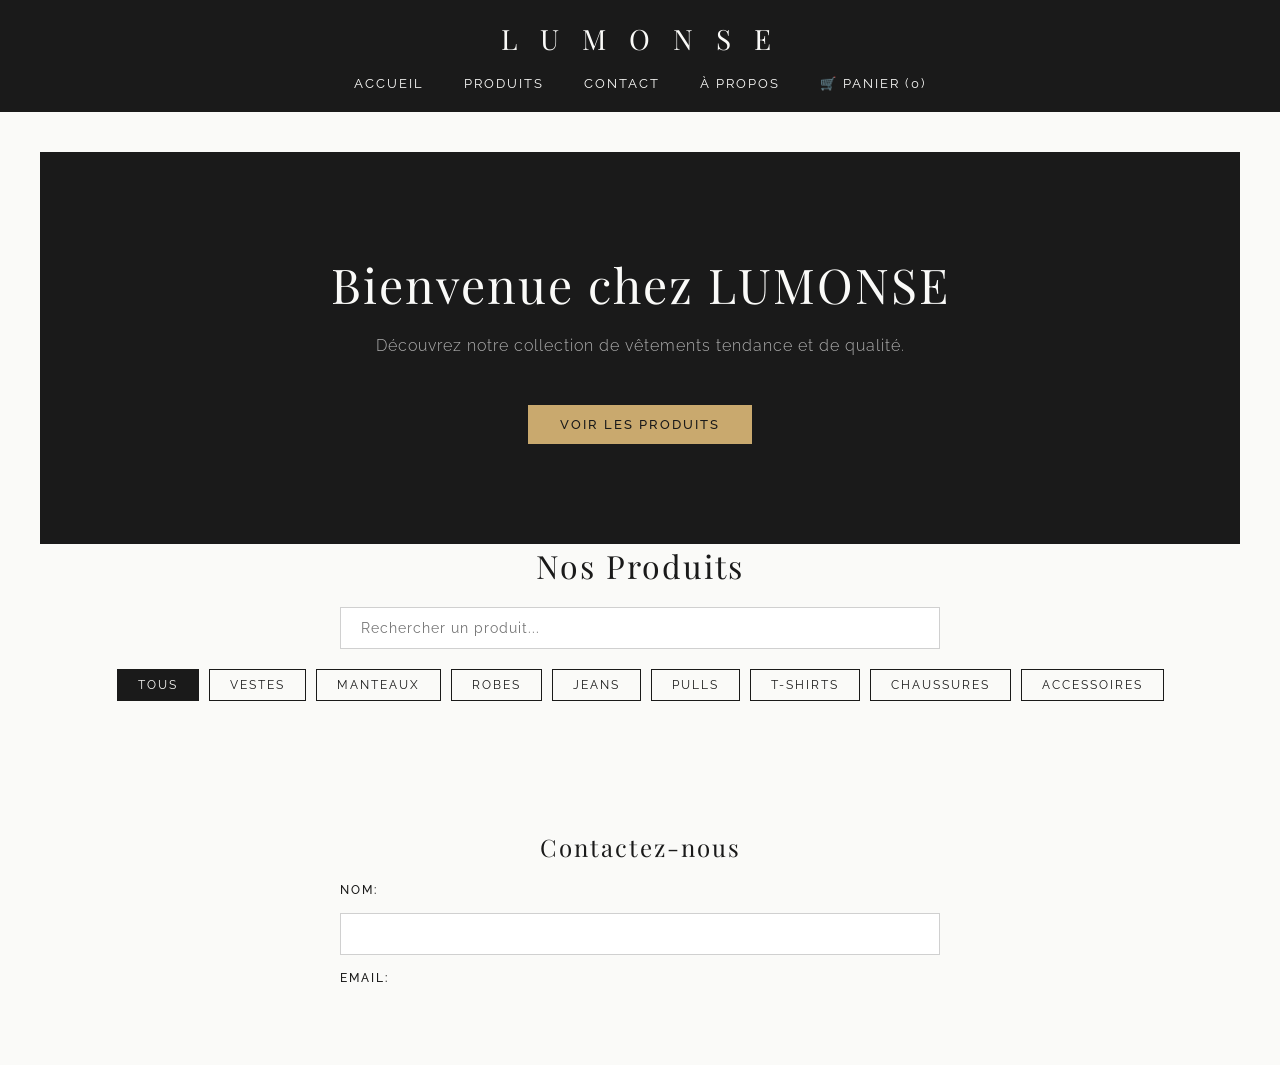
<file: index.html>
<!-- site web pour la gestion des ventes des vêtements -->
<!DOCTYPE html>
<html lang="fr">
<head>
    <meta charset="UTF-8">
    <meta name="viewport" content="width=device-width, initial-scale=1.0">
    <title>L  U  M  O  N   S  E</title>
    <link rel="stylesheet" href="styles.css">
</head>
<body>
    <div id="notification"></div>
    <header>
        <h1>L  U  M  O  N   S  E</h1>
        <nav>
            <button class="hamburger" id="hamburger">
                <span></span>
                <span></span>
                <span></span>
            </button>
            <ul id="nav-menu">
                <li><a href="index.html">Accueil</a></li>
                <li><a href="produits.html">Produits</a></li>
                <li><a href="contact.html">Contact</a></li>
                <li><a href="apropos.html">À propos</a></li>
                <li><a href="panier.html">🛒 Panier (<span id="cart-count">0</span>)</a></li>
            </ul>
        </nav>
    </header>

    <main>
        <section class="hero">
            <h2>Bienvenue chez LUMONSE</h2>
            <p>Découvrez notre collection de vêtements tendance et de qualité.</p>
            <a href="produits.html" class="btn">Voir les produits</a>
        </section>

        <section class="products">
            <h2>Nos Produits</h2>
            <div class="search-bar">
                <input type="text" id="search" placeholder="Rechercher un produit...">
            </div>
            <div class="filtres">
                <button class="filtre-btn actif" data-categorie="tous">Tous</button>
                <button class="filtre-btn" data-categorie="vestes">Vestes</button>
                <button class="filtre-btn" data-categorie="manteaux">Manteaux</button>
                <button class="filtre-btn" data-categorie="robes">Robes</button>
                <button class="filtre-btn" data-categorie="jeans">Jeans</button>
                <button class="filtre-btn" data-categorie="pulls">Pulls</button>
                <button class="filtre-btn" data-categorie="t-shirts">T-shirts</button>
                <button class="filtre-btn" data-categorie="chaussures">Chaussures</button>
                <button class="filtre-btn" data-categorie="accessoires">Accessoires</button>
            </div>
            <div class="product-list" id="product-list">
                <!-- Les produits seront chargés ici par JavaScript -->
            </div>
        </section>

        <section class="contact">
            <h2>Contactez-nous</h2>
            <p id="form-message"></p>
            <form id="contact-form" action="#" method="post">
                <label for="name">Nom:</label>
                <input type="text" id="name" name="name" required>

                <label for="email">Email:</label>
                <input type="email" id="email" name="ema
</file>
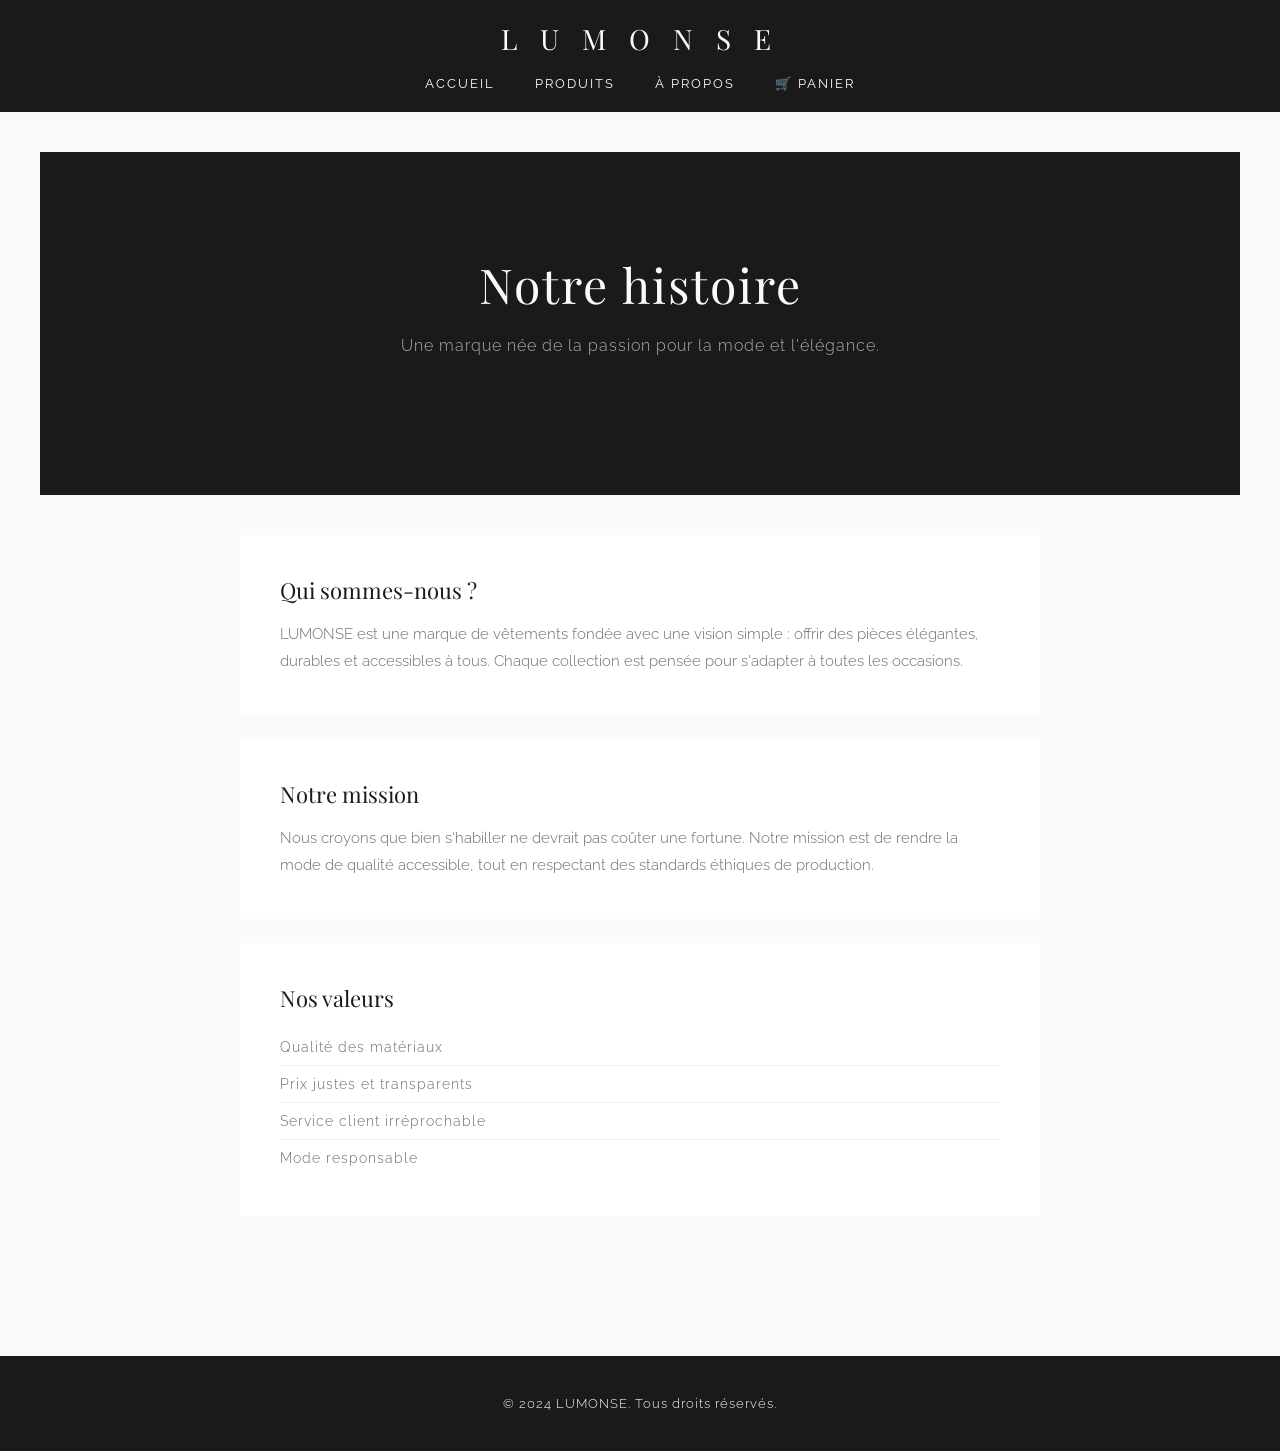
<file: apropos.html>
<!DOCTYPE html>
<html lang="fr">
<head>
    <meta charset="UTF-8">
    <meta name="viewport" content="width=device-width, initial-scale=1.0">
    <title>À propos - LUMONSE</title>
    <link rel="stylesheet" href="styles.css">
</head>
<body>
    <div id="notification"></div>
    <header>
        <h1>L  U  M  O  N   S  E</h1>
        <nav>
            <button class="hamburger" id="hamburger">
                <span></span>
                <span></span>
                <span></span>
            </button>
            <ul id="nav-menu">
                <li><a href="index.html">Accueil</a></li>
                <li><a href="#">Produits</a></li>
                <li><a href="apropos.html">À propos</a></li>
                <li><a href="panier.html">🛒 Panier</a></li>
            </ul>
        </nav>
    </header>

    <main>
        <section class="hero">
            <h2>Notre histoire</h2>
            <p>Une marque née de la passion pour la mode et l'élégance.</p>
        </section>

        <section class="apropos-contenu">
            <div class="apropos-bloc">
                <h3>Qui sommes-nous ?</h3>
                <p>LUMONSE est une marque de vêtements fondée avec une vision simple : offrir des pièces élégantes, durables et accessibles à tous. Chaque collection est pensée pour s'adapter à toutes les occasions.</p>
            </div>

            <div class="apropos-bloc">
                <h3>Notre mission</h3>
                <p>Nous croyons que bien s'habiller ne devrait pas coûter une fortune. Notre mission est de rendre la mode de qualité accessible, tout en respectant des standards éthiques de production.</p>
            </div>

            <div class="apropos-bloc">
                <h3>Nos valeurs</h3>
                <ul>
                    <li>Qualité des matériaux</li>
                    <li>Prix justes et transparents</li>
                    <li>Service client irréprochable</li>
                    <li>Mode responsable</li>
                </ul>
            </div>
        </section>
    </main>

    <footer>
        &copy; 2024 LUMONSE. Tous droits réservés.
    </footer>
    <script src="apropos.js"></script>
</body>
</html>
</file>
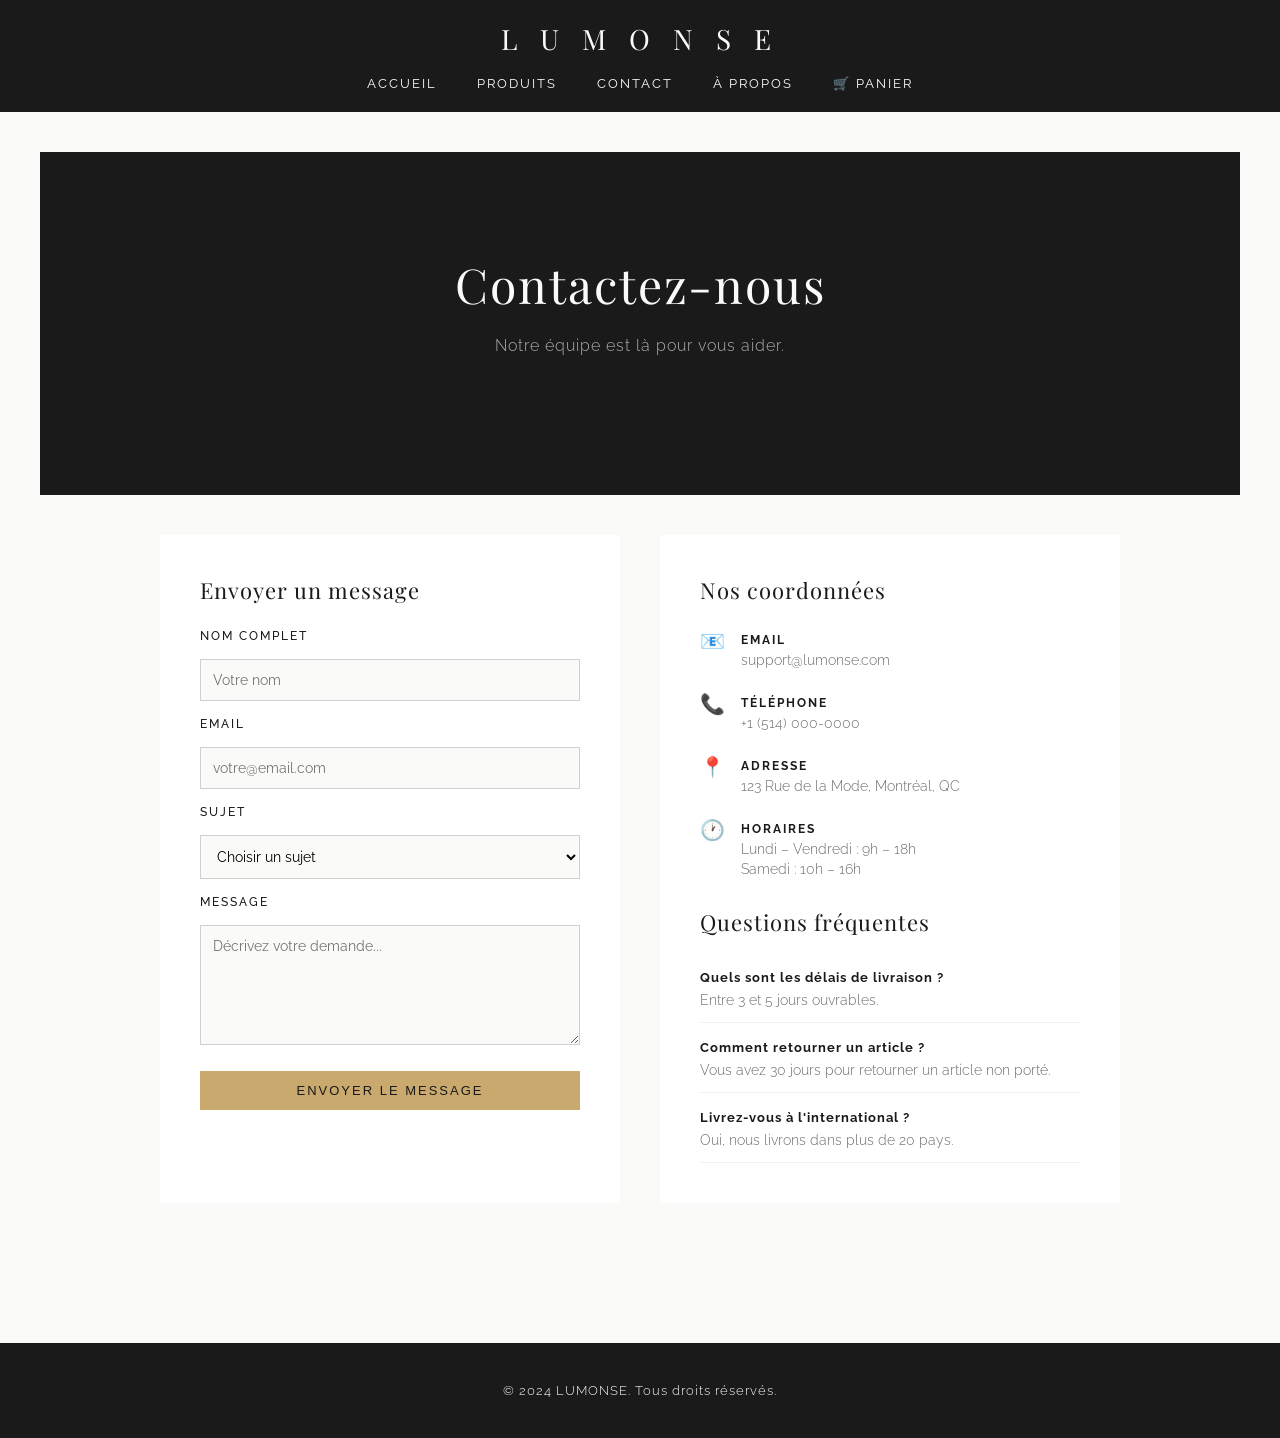
<file: contact.html>
<!DOCTYPE html>
<html lang="fr">
<head>
    <meta charset="UTF-8">
    <meta name="viewport" content="width=device-width, initial-scale=1.0">
    <title>Contact - LUMONSE</title>
    <link rel="stylesheet" href="styles.css">
</head>
<body>
    <div id="notification"></div>
    <header>
        <h1>L  U  M  O  N   S  E</h1>
        <nav>
            <button class="hamburger" id="hamburger">
                <span></span>
                <span></span>
                <span></span>
            </button>
            <ul id="nav-menu">
                <li><a href="index.html">Accueil</a></li>
                <li><a href="#">Produits</a></li>
                <li><a href="contact.html">Contact</a></li>
                <li><a href="apropos.html">À propos</a></li>
                <li><a href="panier.html">🛒 Panier</a></li>
            </ul>
        </nav>
    </header>

    <main>
        <section class="hero">
            <h2>Contactez-nous</h2>
            <p>Notre équipe est là pour vous aider.</p>
        </section>

        <section class="contact-page">
            <div class="contact-grid">

                <!-- Formulaire -->
                <div class="contact-form-bloc">
                    <h3>Envoyer un message</h3>
                    <p id="form-message"></p>
                    <form id="contact-form">
                        <label for="name">Nom complet</label>
                        <input type="text" id="name" name="name" placeholder="Votre nom" required>

                        <label for="email">Email</label>
                        <input type="email" id="email" name="email" placeholder="votre@email.com" required>

                        <label for="sujet">Sujet</label>
                        <select id="sujet" name="sujet">
                            <option value="">Choisir un sujet</option>
                            <option value="commande">Suivi de commande</option>
                            <option value="retour">Retour / Remboursement</option>
                            <option value="produit">Question sur un produit</option>
                            <option value="autre">Autre</option>
                        </select>

                        <label for="message">Message</label>
                        <textarea id="message" name="message" placeholder="Décrivez votre demande..." required></textarea>

                        <button type="submit" class="btn">Envoyer le message</button>
                    </form>
                </div>

                <!-- Informations de contact -->
                <div class="contact-info-bloc">
                    <h3>Nos coordonnées</h3>

                    <div class="contact-info-item">
                        <span class="contact-icon">📧</span>
                        <div>
                            <strong>Email</strong>
                            <p>support@lumonse.com</p>
                        </div>
                    </div>

                    <div class="contact-info-item">
                        <span class="contact-icon">📞</span>
                        <div>
                            <strong>Téléphone</strong>
                            <p>+1 (514) 000-0000</p>
                        </div>
                    </div>

                    <div class="contact-info-item">
                        <span class="contact-icon">📍</span>
                        <div>
                            <strong>Adresse</strong>
                            <p>123 Rue de la Mode, Montréal, QC</p>
                        </div>
                    </div>

                    <div class="contact-info-item">
                        <span class="contact-icon">🕐</span>
                        <div>
                            <strong>Horaires</strong>
                            <p>Lundi – Vendredi : 9h – 18h</p>
                            <p>Samedi : 10h – 16h</p>
                        </div>
                    </div>

                    <div class="faq">
                        <h3>Questions fréquentes</h3>
                        <div class="faq-item">
                            <strong>Quels sont les délais de livraison ?</strong>
                            <p>Entre 3 et 5 jours ouvrables.</p>
                        </div>
                        <div class="faq-item">
                            <strong>Comment retourner un article ?</strong>
                            <p>Vous avez 30 jours pour retourner un article non porté.</p>
                        </div>
                        <div class="faq-item">
                            <strong>Livrez-vous à l'international ?</strong>
                            <p>Oui, nous livrons dans plus de 20 pays.</p>
                        </div>
                    </div>
                </div>

            </div>
        </section>
    </main>

    <footer>
        &copy; 2024 LUMONSE. Tous droits réservés.
    </footer>
    <script src="contact.js"></script>
</body>
</html>
</file>
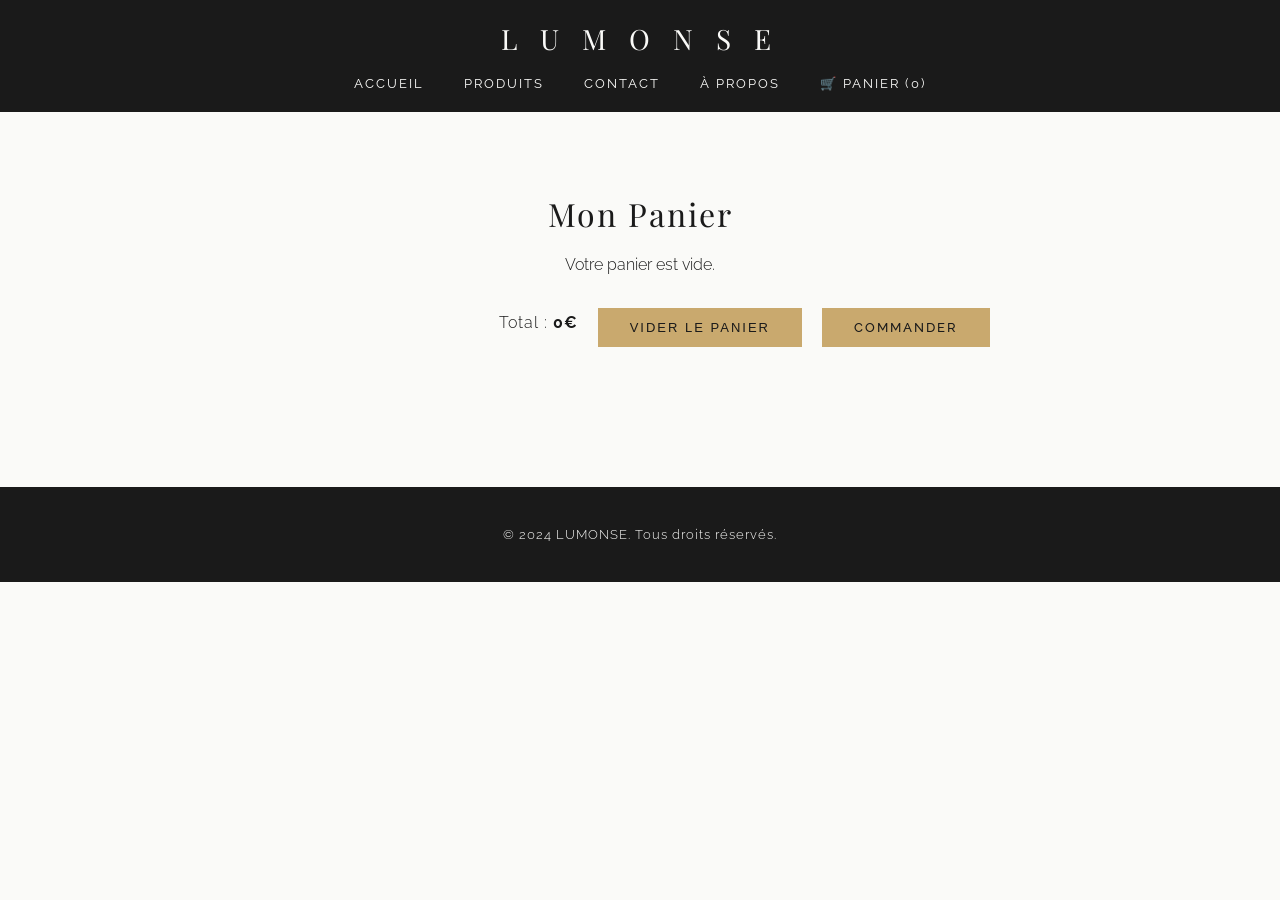
<file: panier.html>
<!DOCTYPE html>
<html lang="fr">
<head>
    <meta charset="UTF-8">
    <meta name="viewport" content="width=device-width, initial-scale=1.0">
    <title>Panier - LUMONSE</title>
    <link rel="stylesheet" href="styles.css">
</head>
<body>
    <div id="notification"></div>
    <header>
        <h1>L  U  M  O  N   S  E</h1>
        <nav>
            <button class="hamburger" id="hamburger">
                <span></span>
                <span></span>
                <span></span>
            </button>
            <ul id="nav-menu">
                <li><a href="index.html">Accueil</a></li>
                <li><a href="#">Produits</a></li>
                <li><a href="#">Contact</a></li>
                <li><a href="apropos.html">À propos</a></li>
                <li><a href="panier.html">🛒 Panier (<span id="cart-count">0</span>)</a></li>
            </ul>
        </nav>
    </header>

    <main>
        <section class="panier">
            <h2>Mon Panier</h2>
            <div id="panier-liste"></div>
            <div class="panier-total">
                <p>Total : <strong id="panier-total">0€</strong></p>
                <button class="btn" id="vider-panier">Vider le panier</button>
                <a href="#" class="btn">Commander</a>
            </div>
        </section>
    </main>

    <footer>
        &copy; 2024 LUMONSE. Tous droits réservés.
    </footer>
    <script src="panier.js"></script>
</body>
</html>
</file>
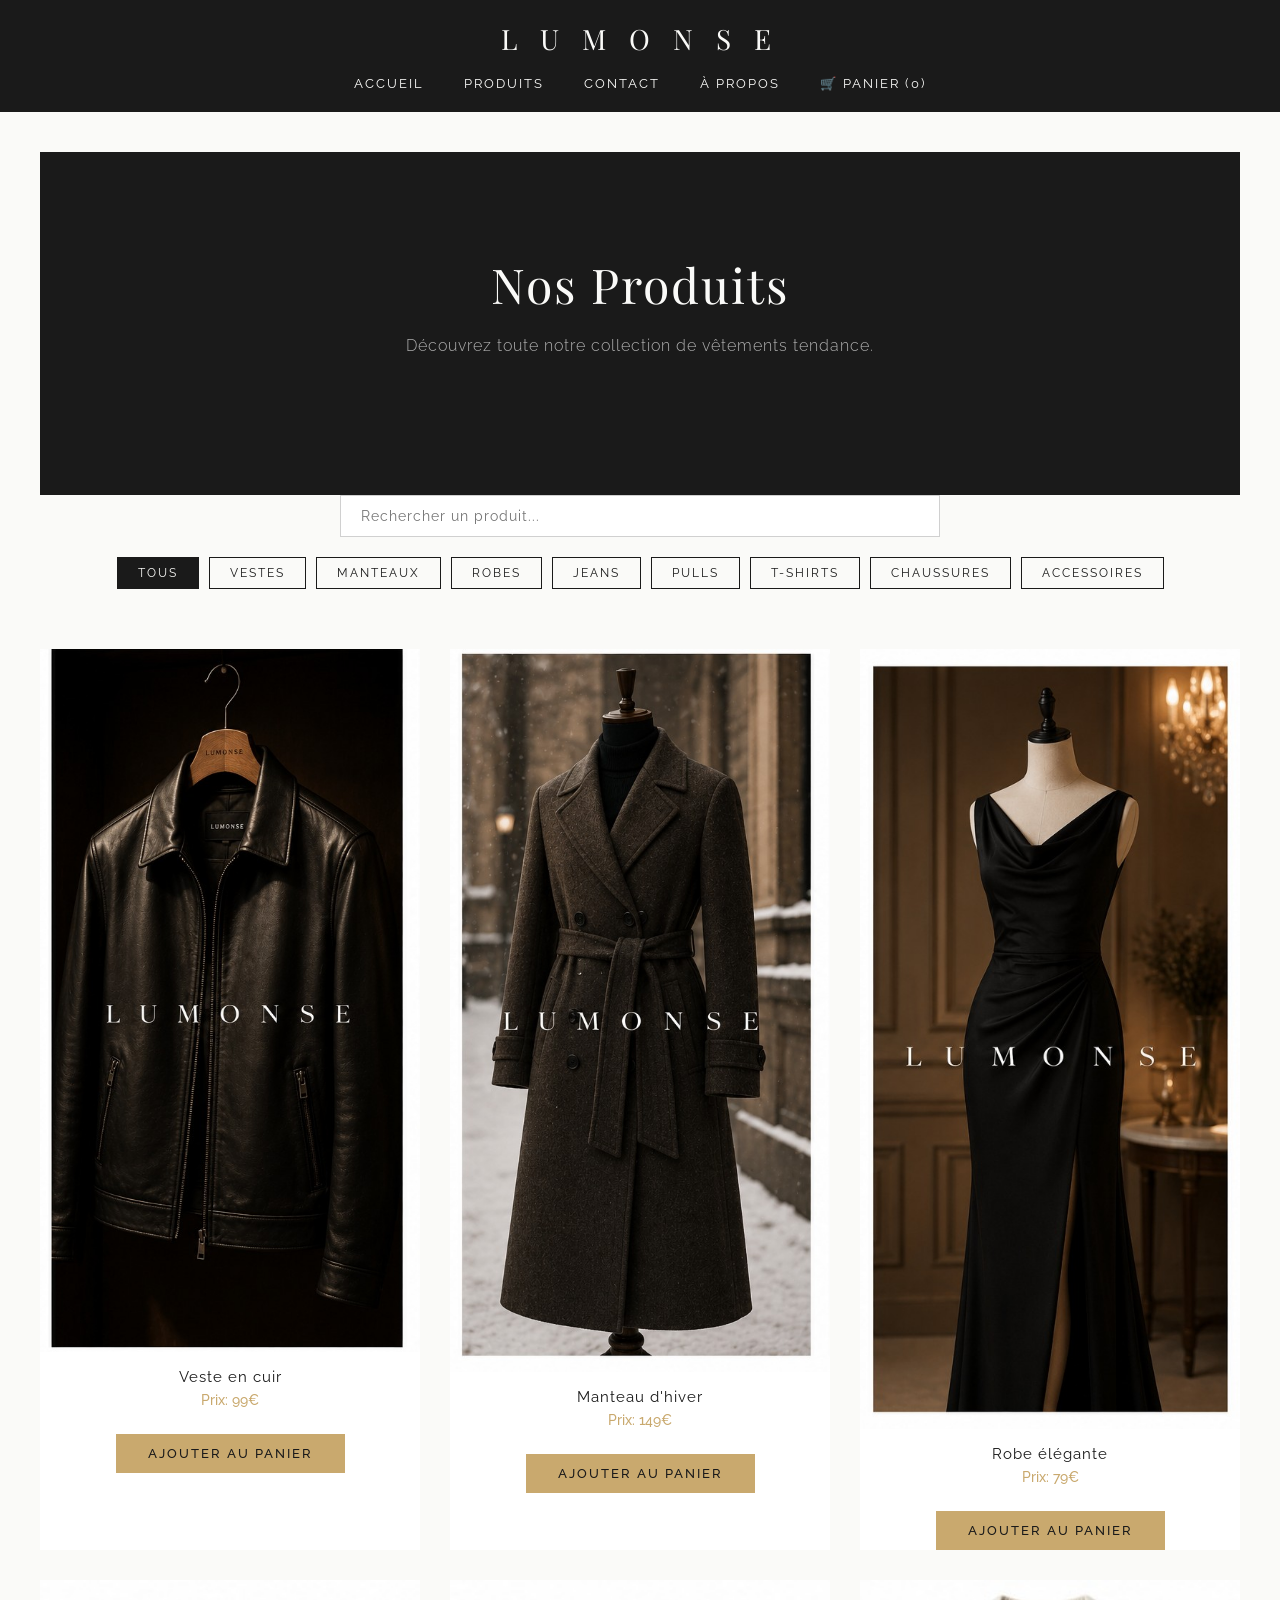
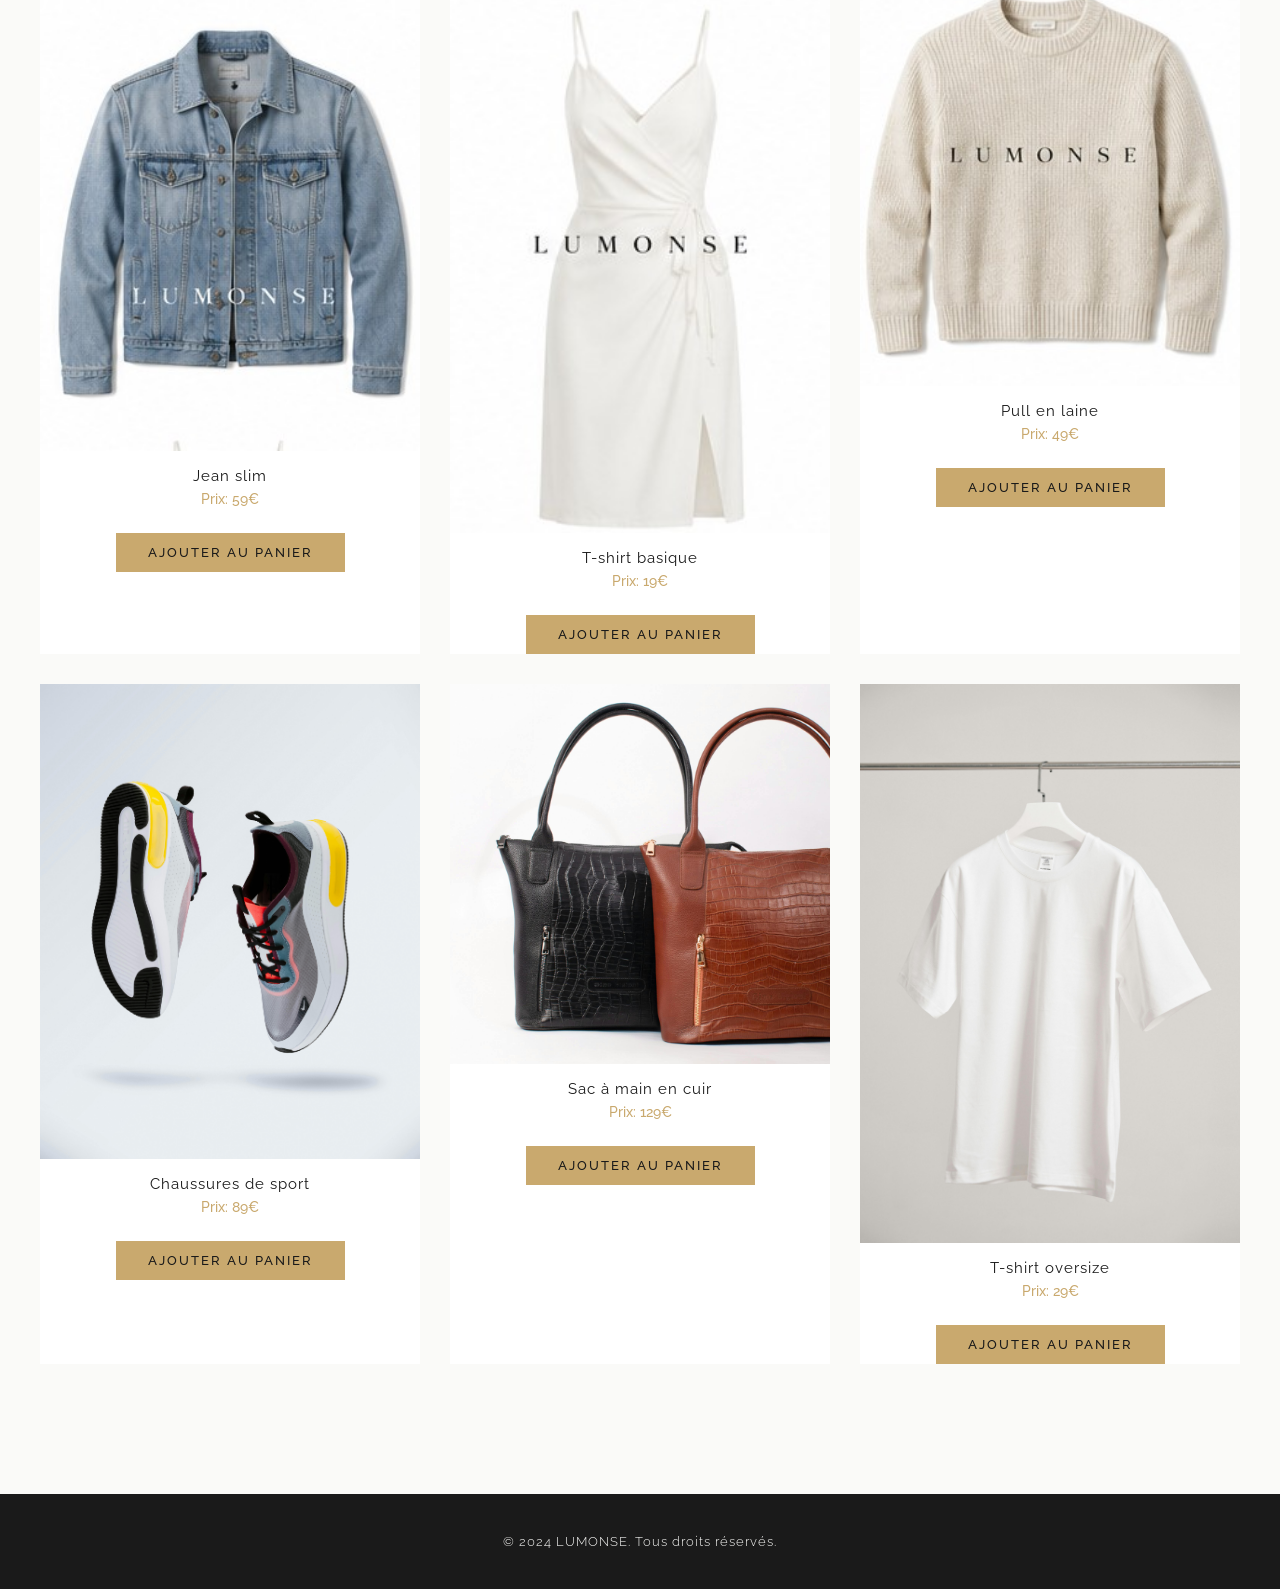
<file: produits.html>
<!DOCTYPE html>
<html lang="fr">
<head>
    <meta charset="UTF-8">
    <meta name="viewport" content="width=device-width, initial-scale=1.0">
    <title>Produits - LUMONSE</title>
    <link rel="stylesheet" href="styles.css">
</head>
<body>
    <div id="notification"></div>
    <header>
        <h1>L  U  M  O  N   S  E</h1>
        <nav>
            <button class="hamburger" id="hamburger">
                <span></span>
                <span></span>
                <span></span>
            </button>
            <ul id="nav-menu">
                <li><a href="index.html">Accueil</a></li>
                <li><a href="produits.html">Produits</a></li>
                <li><a href="contact.html">Contact</a></li>
                <li><a href="apropos.html">À propos</a></li>
                <li><a href="panier.html">🛒 Panier (<span id="cart-count">0</span>)</a></li>
            </ul>
        </nav>
    </header>

    <main>
        <section class="hero">
            <h2>Nos Produits</h2>
            <p>Découvrez toute notre collection de vêtements tendance.</p>
        </section>

        <section class="products">
            <div class="search-bar">
                <input type="text" id="search" placeholder="Rechercher un produit...">
            </div>

            <div class="filtres">
                <button class="filtre-btn actif" data-categorie="tous">Tous</button>
                <button class="filtre-btn" data-categorie="vestes">Vestes</button>
                <button class="filtre-btn" data-categorie="manteaux">Manteaux</button>
                <button class="filtre-btn" data-categorie="robes">Robes</button>
                <button class="filtre-btn" data-categorie="jeans">Jeans</button>
                <button class="filtre-btn" data-categorie="pulls">Pulls</button>
                <button class="filtre-btn" data-categorie="t-shirts">T-shirts</button>
                <button class="filtre-btn" data-categorie="chaussures">Chaussures</button>
                <button class="filtre-btn" data-categorie="accessoires">Accessoires</button>
            </div>

            <div class="product-list" id="product-list">
                <!-- Les produits seront chargés ici par JavaScript -->
            </div>
        </section>
    </main>

    <footer>
        &copy; 2024 LUMONSE. Tous droits réservés.
    </footer>
    <script src="produits.js"></script>
</body>
</html>
</file>
<file: styles.css>
/* ================================
   LUMONSE — Styles globaux
================================ */
@import url('https://fonts.googleapis.com/css2?family=Playfair+Display:wght@400;500&family=Raleway:wght@300;400;500&display=swap');

* {
    margin: 0;
    padding: 0;
    box-sizing: border-box;
}

body {
    font-family: 'Raleway', sans-serif;
    background-color: #FAFAF8;
    color: #1A1A1A;
    font-weight: 300;
}

/* ================================
   HEADER & NAVIGATION
================================ */
header {
    background-color: #1A1A1A;
    padding: 20px 40px;
    display: flex;
    flex-direction: column;
    align-items: center;
    gap: 16px;
}

header h1 {
    font-family: 'Playfair Display', serif;
    font-size: 28px;
    font-weight: 400;
    color: #FAFAF8;
    letter-spacing: 8px;
}

nav {
    width: 100%;
    display: flex;
    justify-content: center;
    align-items: center;
}

nav ul {
    list-style: none;
    display: flex;
    gap: 40px;
    margin: 0;
    padding: 0;
}

nav ul li a {
    color: #FAFAF8;
    text-decoration: none;
    font-size: 13px;
    font-weight: 400;
    letter-spacing: 2px;
    text-transform: uppercase;
    transition: color 0.3s;
}

nav ul li a:hover {
    color: #C9A96E;
}

.hamburger {
    display: none;
}

/* ================================
   HERO
================================ */
.hero {
    background-color: #1A1A1A;
    color: #FAFAF8;
    text-align: center;
    padding: 100px 20px;
}

.hero h2 {
    font-family: 'Playfair Display', serif;
    font-size: 48px;
    font-weight: 400;
    margin-bottom: 20px;
    letter-spacing: 2px;
}

.hero p {
    font-size: 16px;
    margin-bottom: 40px;
    color: #B0B0B0;
    letter-spacing: 1px;
}

/* ================================
   BOUTONS
================================ */
.btn {
    display: inline-block;
    background-color: #C9A96E;
    color: #1A1A1A;
    padding: 12px 32px;
    border-radius: 0;
    text-decoration: none;
    font-size: 13px;
    font-weight: 500;
    letter-spacing: 2px;
    text-transform: uppercase;
    margin-top: 10px;
    transition: background-color 0.3s;
    border: none;
    cursor: pointer;
}

.btn:hover {
    background-color: #B8944F;
}

/* ================================
   PRODUITS
================================ */
main {
    padding: 40px;
}

.products h2 {
    font-family: 'Playfair Display', serif;
    font-size: 32px;
    font-weight: 400;
    text-align: center;
    margin-bottom: 10px;
    color: #1A1A1A;
}

.product-list {
    display: grid;
    grid-template-columns: repeat(3, 1fr);
    gap: 30px;
    padding: 30px 0;
}

.product-item {
    background-color: #FFFFFF;
    text-align: center;
    opacity: 0;
    transform: translateY(30px);
    transition: opacity 0.5s ease, transform 0.5s ease;
}

.product-item.visible {
    opacity: 1;
    transform: translateY(0);
}

.product-item img {
    width: 100%;
    display: block;
}

.product-item h3 {
    margin: 16px 0 6px;
    font-size: 15px;
    font-weight: 400;
    color: #1A1A1A;
    letter-spacing: 1px;
}

.product-item p {
    color: #C9A96E;
    font-size: 14px;
    font-weight: 500;
    margin-bottom: 16px;
}

/* ================================
   RECHERCHE & FILTRES
================================ */
.search-bar {
    text-align: center;
    margin-bottom: 20px;
}

.search-bar input {
    width: 50%;
    padding: 12px 20px;
    border: 1px solid #D0D0D0;
    border-radius: 0;
    font-size: 14px;
    font-family: 'Raleway', sans-serif;
    background-color: #FFFFFF;
    letter-spacing: 1px;
}

.search-bar input:focus {
    outline: none;
    border-color: #1A1A1A;
}

.filtres {
    text-align: center;
    margin-bottom: 30px;
    display: flex;
    justify-content: center;
    gap: 10px;
    flex-wrap: wrap;
}

.filtre-btn {
    background-color: transparent;
    color: #1A1A1A;
    border: 1px solid #1A1A1A;
    padding: 8px 20px;
    font-size: 12px;
    font-family: 'Raleway', sans-serif;
    letter-spacing: 2px;
    text-transform: uppercase;
    cursor: pointer;
    transition: all 0.3s;
    border-radius: 0;
}

.filtre-btn:hover,
.filtre-btn.actif {
    background-color: #1A1A1A;
    color: #FAFAF8;
}

/* ================================
   FORMULAIRE CONTACT
================================ */
.contact {
    max-width: 600px;
    margin: 40px auto;
}

.contact form {
    display: flex;
    flex-direction: column;
    gap: 16px;
}

.contact label {
    font-size: 12px;
    font-weight: 500;
    letter-spacing: 2px;
    text-transform: uppercase;
    color: #1A1A1A;
}

.contact input,
.contact textarea {
    padding: 12px;
    border: 1px solid #D0D0D0;
    border-radius: 0;
    font-size: 14px;
    font-family: 'Raleway', sans-serif;
    background-color: #FFFFFF;
}

.contact textarea {
    height: 120px;
    resize: vertical;
}

.contact input:focus,
.contact textarea:focus {
    outline: none;
    border-color: #1A1A1A;
}

/* ================================
   PAGE CONTACT COMPLÈTE
================================ */
.contact-page {
    max-width: 1000px;
    margin: 40px auto;
    padding: 0 20px;
}

.contact-grid {
    display: grid;
    grid-template-columns: 1fr 1fr;
    gap: 40px;
}

.contact-form-bloc,
.contact-info-bloc {
    background-color: #FFFFFF;
    padding: 40px;
}

.contact-form-bloc h3,
.contact-info-bloc h3 {
    font-family: 'Playfair Display', serif;
    font-size: 22px;
    font-weight: 400;
    color: #1A1A1A;
    margin-bottom: 24px;
    letter-spacing: 1px;
}

.contact-form-bloc form {
    display: flex;
    flex-direction: column;
    gap: 16px;
}

.contact-form-bloc label {
    font-size: 12px;
    font-weight: 500;
    letter-spacing: 2px;
    text-transform: uppercase;
    color: #1A1A1A;
}

.contact-form-bloc input,
.contact-form-bloc textarea,
.contact-form-bloc select {
    padding: 12px;
    border: 1px solid #D0D0D0;
    border-radius: 0;
    font-size: 14px;
    font-family: 'Raleway', sans-serif;
    background-color: #FAFAF8;
}

.contact-form-bloc textarea {
    height: 120px;
    resize: vertical;
}

.contact-form-bloc input:focus,
.contact-form-bloc textarea:focus,
.contact-form-bloc select:focus {
    outline: none;
    border-color: #1A1A1A;
}

.contact-info-item {
    display: flex;
    align-items: flex-start;
    gap: 16px;
    margin-bottom: 24px;
}

.contact-icon {
    font-size: 20px;
}

.contact-info-item strong {
    font-size: 12px;
    letter-spacing: 2px;
    text-transform: uppercase;
}

.contact-info-item p {
    margin: 4px 0 0;
    color: #6B6B6B;
    font-size: 14px;
}

.faq {
    margin-top: 30px;
}

.faq h3 {
    font-family: 'Playfair Display', serif;
    font-size: 22px;
    font-weight: 400;
    margin-bottom: 16px;
}

.faq-item {
    padding: 14px 0;
    border-bottom: 1px solid #F0F0F0;
}

.faq-item strong {
    font-size: 13px;
    letter-spacing: 1px;
}

.faq-item p {
    margin: 6px 0 0;
    color: #6B6B6B;
    font-size: 14px;
}

/* ================================
   PAGE PANIER
================================ */
.panier {
    max-width: 700px;
    margin: 40px auto;
}

.panier h2 {
    font-family: 'Playfair Display', serif;
    font-size: 32px;
    font-weight: 400;
    text-align: center;
    margin-bottom: 30px;
    color: #1A1A1A;
}

.panier-item {
    display: grid;
    grid-template-columns: 2fr 1fr 1fr auto;
    align-items: center;
    gap: 10px;
    background-color: #FFFFFF;
    padding: 16px 20px;
    margin-bottom: 10px;
    font-size: 14px;
}

.panier-item button {
    background: none;
    border: none;
    color: #C9A96E;
    font-size: 16px;
    cursor: pointer;
}

.panier-total {
    text-align: right;
    margin-top: 24px;
    font-size: 16px;
    display: flex;
    justify-content: flex-end;
    align-items: center;
    gap: 20px;
    letter-spacing: 1px;
}

/* ================================
   PAGE À PROPOS
================================ */
.apropos-contenu {
    max-width: 800px;
    margin: 40px auto;
    display: flex;
    flex-direction: column;
    gap: 24px;
}

.apropos-bloc {
    background-color: #FFFFFF;
    padding: 40px;
}

.apropos-bloc h3 {
    font-family: 'Playfair Display', serif;
    font-size: 22px;
    font-weight: 400;
    color: #1A1A1A;
    margin-bottom: 16px;
}

.apropos-bloc p {
    color: #6B6B6B;
    line-height: 1.8;
    font-size: 15px;
}

.apropos-bloc ul {
    list-style: none;
    padding: 0;
}

.apropos-bloc ul li {
    padding: 10px 0;
    border-bottom: 1px solid #F0F0F0;
    color: #6B6B6B;
    font-size: 14px;
    letter-spacing: 1px;
}

.apropos-bloc ul li:last-child {
    border-bottom: none;
}

/* ================================
   NOTIFICATION
================================ */
#notification {
    position: fixed;
    top: 20px;
    right: 20px;
    background-color: #1A1A1A;
    color: #FAFAF8;
    padding: 14px 24px;
    font-size: 13px;
    letter-spacing: 1px;
    opacity: 0;
    transition: opacity 0.4s;
    z-index: 1000;
}

#notification.visible {
    opacity: 1;
}

/* ================================
   MESSAGES FORMULAIRE
================================ */
#form-message {
    text-align: center;
    font-size: 13px;
    margin-bottom: 10px;
    font-weight: 500;
    letter-spacing: 1px;
}

#form-message.success {
    color: #2e7d32;
}

#form-message.error {
    color: #c62828;
}

/* ================================
   TITRES DES SECTIONS
================================ */
.products h2,
.contact h2,
.panier h2 {
    font-family: 'Playfair Display', serif;
    text-align: center;
    margin-bottom: 20px;
    color: #1A1A1A;
    font-weight: 400;
    letter-spacing: 2px;
}

/* ================================
   FOOTER
================================ */
footer {
    background-color: #1A1A1A;
    color: #FAFAF8;
    text-align: center;
    padding: 40px 20px;
    margin-top: 60px;
    font-size: 13px;
    letter-spacing: 1px;
}

/* ================================
   RESPONSIVE MOBILE
================================ */
@media (max-width: 768px) {
    header {
        padding: 16px 20px;
    }

    .hamburger {
        display: flex;
        flex-direction: column;
        gap: 5px;
        background: none;
        border: none;
        cursor: pointer;
        padding: 10px;
        align-self: flex-end;
    }

    .hamburger span {
        display: block;
        width: 25px;
        height: 2px;
        background-color: #FAFAF8;
        transition: all 0.3s;
    }

    #nav-menu {
        display: none;
        flex-direction: column;
        gap: 0;
        background-color: #1A1A1A;
        width: 100%;
    }

    #nav-menu.ouvert {
        display: flex;
    }

    #nav-menu li {
        text-align: center;
        padding: 14px 0;
        border-top: 1px solid #333;
    }

    nav ul {
        display: none;
    }

    .product-list {
        grid-template-columns: 1fr;
    }

    .hero h2 {
        font-size: 32px;
    }

    .contact-grid {
        grid-template-columns: 1fr;
    }

    main {
        padding: 20px;
    }

    .search-bar input {
        width: 90%;
    }
}
</file>
